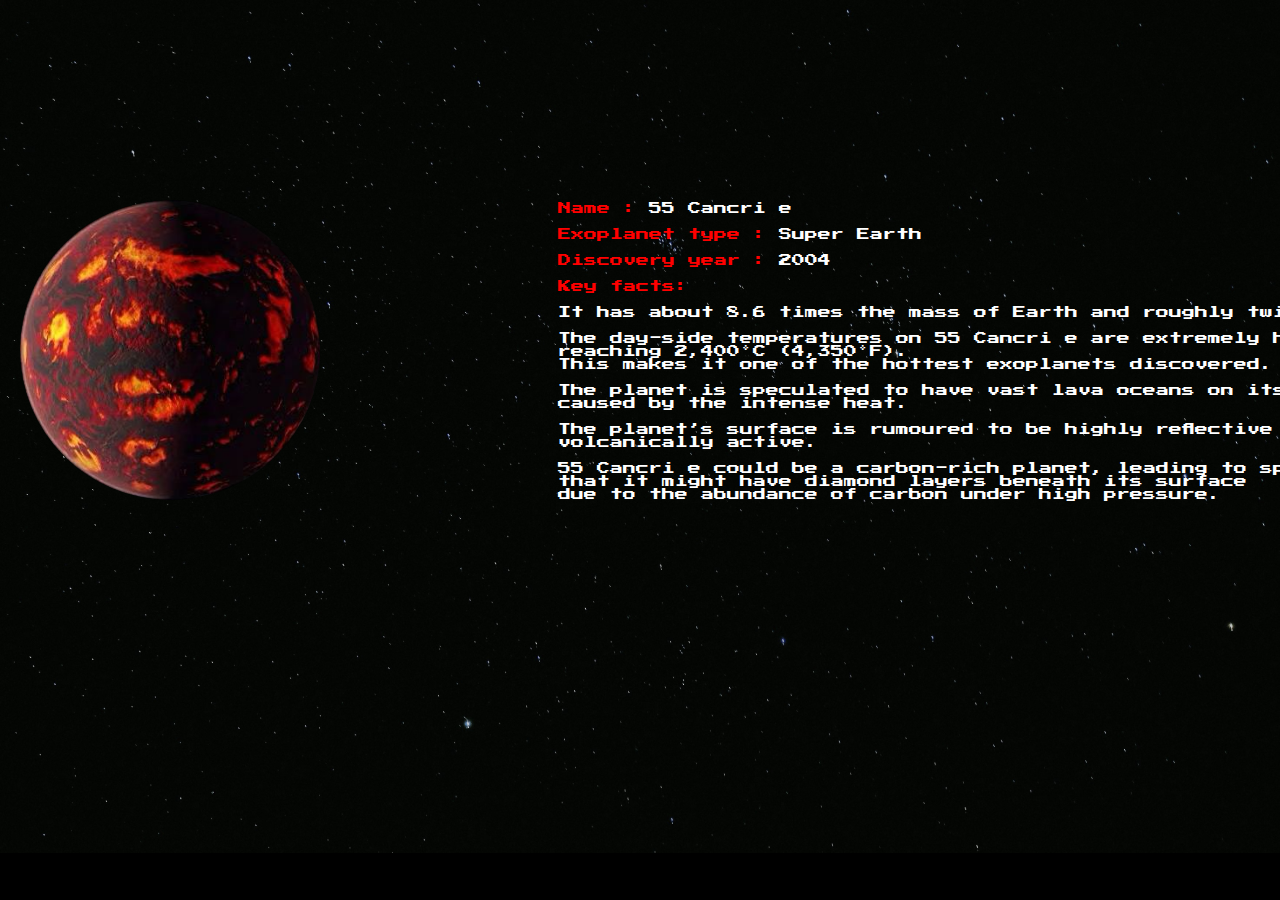
<file: cancrie.html>
<!DOCTYPE html>
<html lang="en">
<head>
    <meta charset="UTF-8">
    <meta name="viewport" content="width=device-width, initial-scale=1.0">
    <link rel="preconnect" href="https://fonts.googleapis.com">
    <link rel="preconnect" href="https://fonts.gstatic.com" crossorigin>
    <link href="https://fonts.googleapis.com/css2?family=Press+Start+2P&display=swap" rel="stylesheet">
    <title>Kepler-452b</title>
    <style>
        .press-start-2p-regular {
            font-family: "Press Start 2P", system-ui;
            font-weight: 400;
            font-style: normal;
        }
        body{
        background-image: url("imgs/background.jpg");
        background-color: black;
        background-position: center; 
        background-repeat: repeat; 
        background-size: cover;
        margin: auto;
        width: 640px; 
        background-repeat: repeat-x; /* Ensure the image repeats horizontally */
        background-position: 0 0; /* Initial background position */
        animation: moveBackground 1000s linear infinite; /* Apply the animation */
        }
        @keyframes moveBackground {
    0% {
      background-position: 0 0;
    }
    100% {
      background-position: -10000px 0; /* Adjust this value depending on image width */
    }
  }

        #desc{
            font-family: "Press Start 2p";
            color: white;
            font-size: 13px;
            position:absolute;
            top:5cm;
            left: 12cm;
           
            
        
       
        }
        #Start_Game{
            font-family: "Press Start 2p";
            font-size: 14px;
            font-weight: bolder;
            color:black;
            background-color: rgb(166, 255, 0);
            height:70px;
            width:230px;
            position:relative;
            top:15cm;
            left:10cm;

        }
        .points{
            color: red;
        }

    </style>
    
</head>
<body>
    <img src="imgs/55cancrie.jpeg" style="height:300px;width: 300px;border-radius: 210px;position: absolute;right:960px;top: 200px;">

    <pre id="desc">
        <span class="points">Name :</span> 55 Cancri e
        
        <span class="points">Exoplanet type :</span> Super Earth
        
        <span class="points">Discovery year :</span> 2004
        
        <span class="points">Key facts:</span>
        
        It has about 8.6 times the mass of Earth and roughly twice the radius.

        The day-side temperatures on 55 Cancri e are extremely high, 
        reaching 2,400°C (4,350°F). 
        This makes it one of the hottest exoplanets discovered.

        The planet is speculated to have vast lava oceans on its day side,
        caused by the intense heat.

        The planet’s surface is rumoured to be highly reflective and
        volcanically active.

        55 Cancri e could be a carbon-rich planet, leading to speculation 
        that it might have diamond layers beneath its surface 
        due to the abundance of carbon under high pressure. 



    </pre>
    <!--<a href="kepler-game.html" target="_self"><button id="Start_Game">Play mini-game</button></a>-->

    
</body>
</html>
</file>
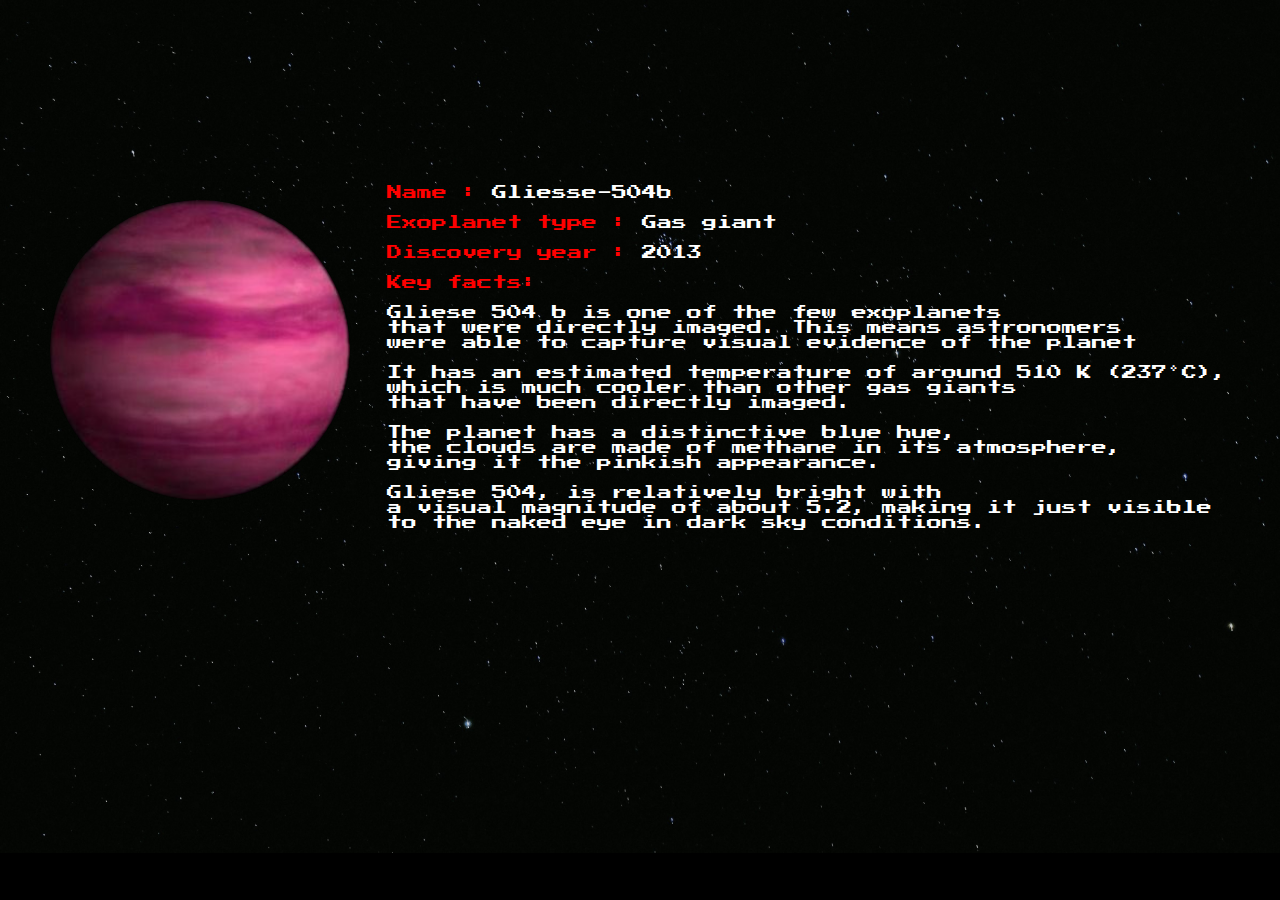
<file: gliese504b.html>
<!DOCTYPE html>
<html lang="en">
<head>
    <meta charset="UTF-8">
    <meta name="viewport" content="width=device-width, initial-scale=1.0">
    <link rel="preconnect" href="https://fonts.googleapis.com">
    <link rel="preconnect" href="https://fonts.gstatic.com" crossorigin>
    <link href="https://fonts.googleapis.com/css2?family=Press+Start+2P&display=swap" rel="stylesheet">
    <title>Gliesse-667Cb</title>
    <style>
        .press-start-2p-regular {
            font-family: "Press Start 2P", system-ui;
            font-weight: 400;
            font-style: normal;
        }
        body{
         background-image: url("imgs/background.jpg");
        background-color: black;
        background-position: center; 
        background-repeat: repeat; 
        background-size: cover;
        margin: auto;
        width: 640px; 
        background-repeat: repeat-x; /* Ensure the image repeats horizontally */
        background-position: 0 0; /* Initial background position */
        animation: moveBackground 1000s linear infinite; /* Apply the animation */
        }
        @keyframes moveBackground {
    0% {
      background-position: 0 0;
    }
    100% {
      background-position: -10000px 0; /* Adjust this value depending on image width */
    }
  }

        #desc{
            font-family: "Press Start 2p";
            color: white;
            font-size: 15px;
            position:absolute;
            top:4.5cm;
            right:1cm;
            
        
       
        }
        #Start_Game{
            font-family: "Press Start 2p";
            font-size: 14px;
            font-weight: bolder;
            color:black;
            background-color: rgb(166, 255, 0);
            height:70px;
            width:230px;
            position:relative;
            top:15cm;
            left:10cm;

        }
        .points{
            color: red;
        }

    </style>
    
</head>
<body>
    <img src="imgs/gliese 504 b.jpeg" style="height:300px;width: 300px;border-radius: 210px;position: absolute;right:930px;top: 200px;">

    <pre id="desc">
        <span class="points">Name :</span> Gliesse-504b
        
        <span class="points">Exoplanet type :</span> Gas giant
        
        <span class="points">Discovery year :</span> 2013
        
        <span class="points">Key facts:</span>

        Gliese 504 b is one of the few exoplanets 
        that were directly imaged. This means astronomers 
        were able to capture visual evidence of the planet

        It has an estimated temperature of around 510 K (237°C), 
        which is much cooler than other gas giants 
        that have been directly imaged.
        
        The planet has a distinctive blue hue, 
        the clouds are made of methane in its atmosphere, 
        giving it the pinkish appearance.
        
        Gliese 504, is relatively bright with 
        a visual magnitude of about 5.2, making it just visible 
        to the naked eye in dark sky conditions. 

        
    </pre>
    <!--<a href="kepler-game.html" target="_self"><button id="Start_Game">Play mini-game</button></a>-->

    
</body>
</html>
</file>
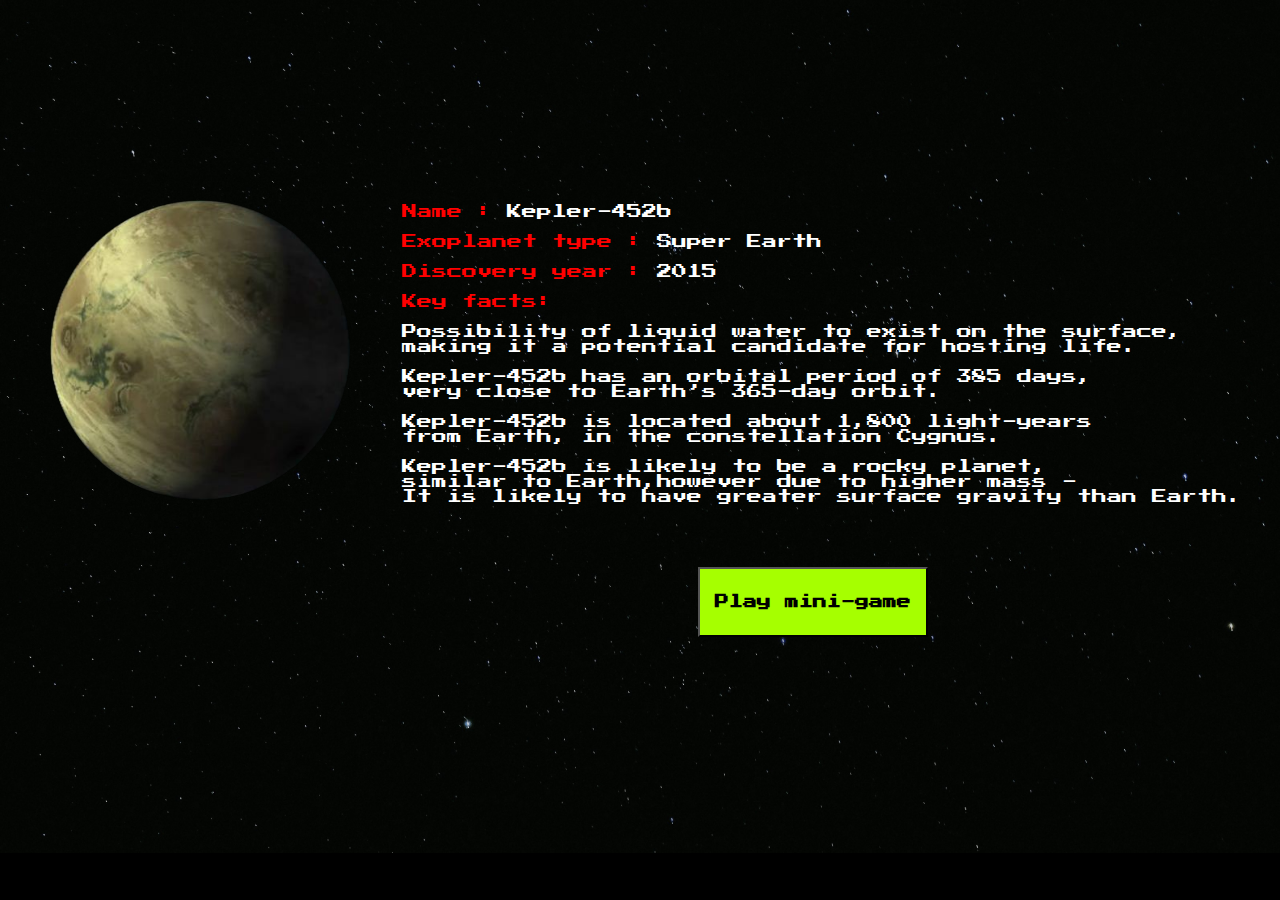
<file: kepler452.html>
<!DOCTYPE html>
<html lang="en">
<head>
    <meta charset="UTF-8">
    <meta name="viewport" content="width=device-width, initial-scale=1.0">
    <link rel="preconnect" href="https://fonts.googleapis.com">
    <link rel="preconnect" href="https://fonts.gstatic.com" crossorigin>
    <link href="https://fonts.googleapis.com/css2?family=Press+Start+2P&display=swap" rel="stylesheet">
    <title>Kepler-452b</title>
    <style>
        .press-start-2p-regular {
            font-family: "Press Start 2P", system-ui;
            font-weight: 400;
            font-style: normal;
        }
        body{
         background-image: url("imgs/background.jpg");
        background-color: black;
        background-position: center; 
        background-repeat: repeat; 
        background-size: cover;
        margin: auto;
        width: 640px; 
        background-repeat: repeat-x; /* Ensure the image repeats horizontally */
        background-position: 0 0; /* Initial background position */
        animation: moveBackground 1000s linear infinite; /* Apply the animation */
        }
        @keyframes moveBackground {
    0% {
      background-position: 0 0;
    }
    100% {
      background-position: -10000px 0; /* Adjust this value depending on image width */
    }
  }

        #desc{
            font-family: "Press Start 2p";
            color: white;
            font-size: 15px;
            position:absolute;
            top:5cm;
            right:1cm;
            
        
       
        }
        #Start_Game{
            font-family: "Press Start 2p";
            font-size: 14px;
            font-weight: bolder;
            color:black;
            background-color: rgb(166, 255, 0);
            height:70px;
            width:230px;
            position:relative;
            top:15cm;
            left:10cm;

        }
        .points{
            color: red;
        }

    </style>
    
</head>
<body>
    <img src="imgs/kepler 452-b.jpeg" style="height:300px;width: 300px;border-radius: 210px;position: absolute;right:930px;top: 200px;">

    <pre id="desc">
        <span class="points">Name :</span> Kepler-452b
        
        <span class="points">Exoplanet type :</span> Super Earth
        
        <span class="points">Discovery year :</span> 2015 
        
        <span class="points">Key facts:</span>
        
        Possibility of liquid water to exist on the surface, 
        making it a potential candidate for hosting life. 
       
        Kepler-452b has an orbital period of 385 days, 
        very close to Earth’s 365-day orbit. 
        
        Kepler-452b is located about 1,800 light-years 
        from Earth, in the constellation Cygnus.
        
        Kepler-452b is likely to be a rocky planet, 
        similar to Earth,however due to higher mass - 
        It is likely to have greater surface gravity than Earth.

    </pre>
    <a href="kepler-game.html" target="_self"><button id="Start_Game">Play mini-game</button></a>

    
</body>
</html>
</file>
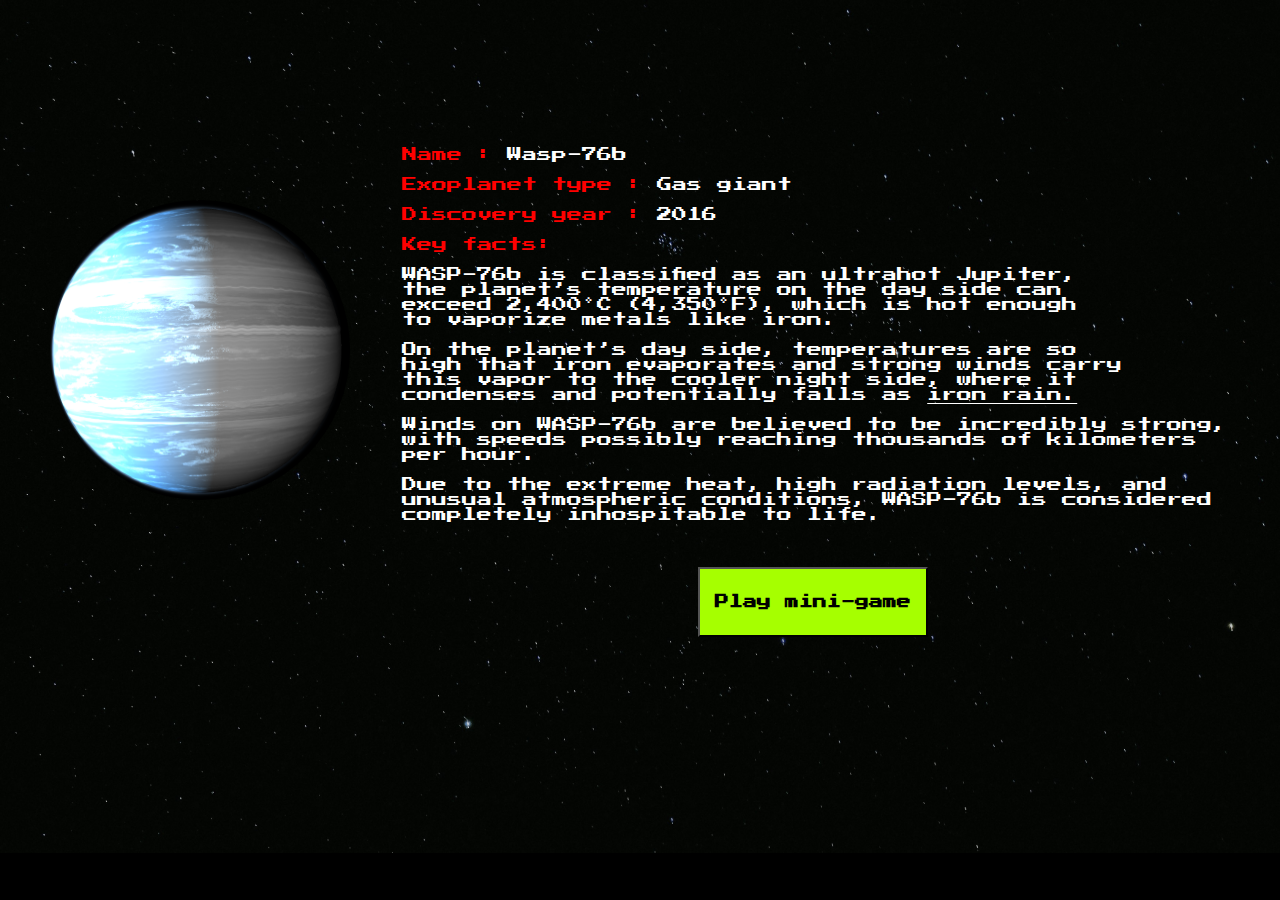
<file: wasp 76b.html>
<!DOCTYPE html>
<html lang="en">
<head>
    <meta charset="UTF-8">
    <meta name="viewport" content="width=device-width, initial-scale=1.0">
    <link rel="preconnect" href="https://fonts.googleapis.com">
    <link rel="preconnect" href="https://fonts.gstatic.com" crossorigin>
    <link href="https://fonts.googleapis.com/css2?family=Press+Start+2P&display=swap" rel="stylesheet">
    <title>Wasp-76b</title>
    <style>
        .press-start-2p-regular {
            font-family: "Press Start 2P", system-ui;
            font-weight: 400;
            font-style: normal;
        }
        body{
        background-image: url("imgs/background.jpg");
        background-color: black;
        background-position: center; 
        background-repeat: repeat; 
        background-size: cover;
        margin: auto;
        width: 640px; 
        background-repeat: repeat-x; /* Ensure the image repeats horizontally */
        background-position: 0 0; /* Initial background position */
        animation: moveBackground 1000s linear infinite; /* Apply the animation */
        }
        @keyframes moveBackground {
    0% {
      background-position: 0 0;
    }
    100% {
      background-position: -10000px 0; /* Adjust this value depending on image width */
    }
  }

        #desc{
            font-family: "Press Start 2p";
            color: white;
            font-size: 15px;
            position:absolute;
            top:3.5cm;
            right:1cm;
            
        
       
        }
        #Start_Game{
            font-family: "Press Start 2p";
            font-size: 14px;
            font-weight: bolder;
            color:black;
            background-color: rgb(166, 255, 0);
            height:70px;
            width:230px;
            position:relative;
            top:15cm;
            left:10cm;

        }
        .points{
            color: red;
        }

    </style>
    
</head>
<body>
    <img src="imgs/WASP-76_b.png" style="height:300px;width: 300px;border-radius: 210px;position: absolute;right:930px;top: 200px;">

    <pre id="desc">
        <span class="points">Name :</span> Wasp-76b
        
        <span class="points">Exoplanet type :</span> Gas giant
        
        <span class="points">Discovery year :</span> 2016
        
        <span class="points">Key facts:</span>

        WASP-76b is classified as an ultrahot Jupiter,
        the planet’s temperature on the day side can 
        exceed 2,400°C (4,350°F), which is hot enough 
        to vaporize metals like iron.
        
        On the planet’s day side, temperatures are so 
        high that iron evaporates and strong winds carry
        this vapor to the cooler night side, where it 
        condenses and potentially falls as <u>iron rain.</u>

        Winds on WASP-76b are believed to be incredibly strong, 
        with speeds possibly reaching thousands of kilometers 
        per hour. 

        Due to the extreme heat, high radiation levels, and 
        unusual atmospheric conditions, WASP-76b is considered 
        completely inhospitable to life.
        
       
    </pre>
    <a href="wasp72game.html" target="_self"><button id="Start_Game">Play mini-game</button></a>

    
</body>
</html>
</file>
